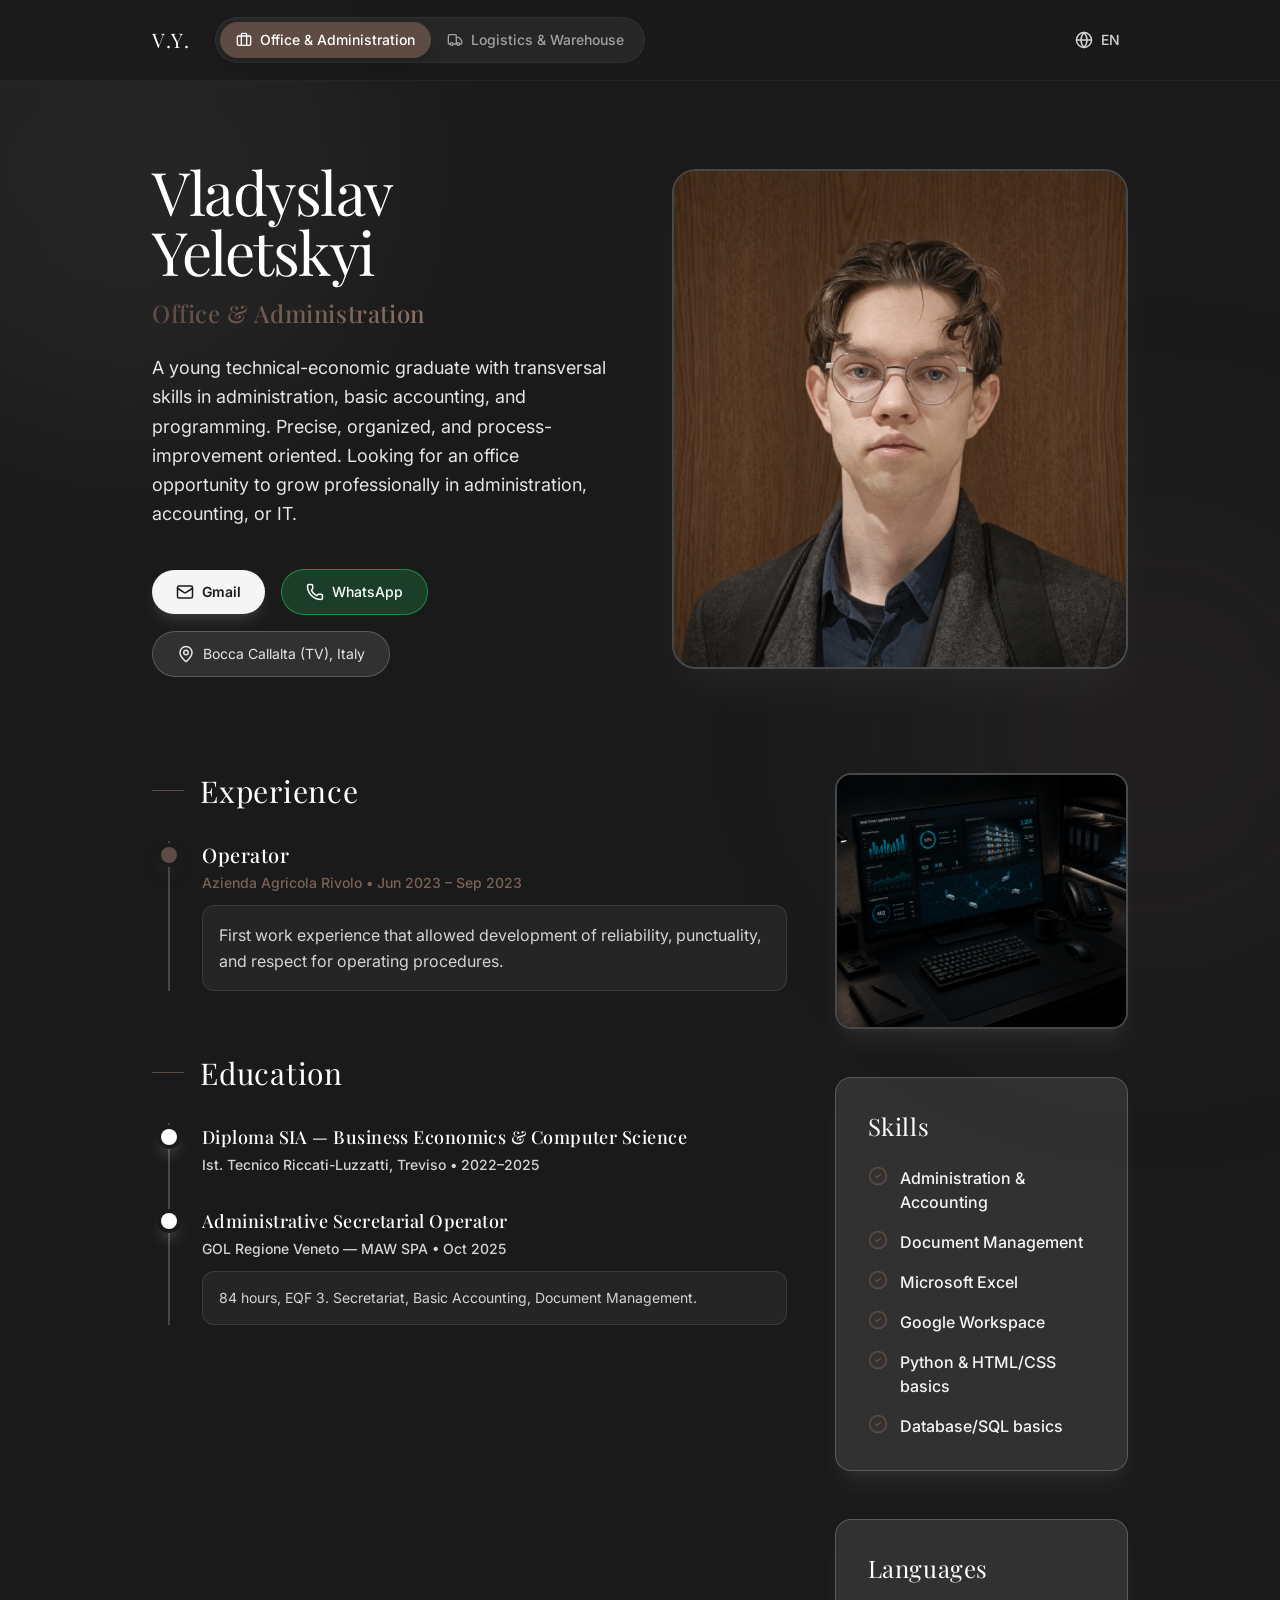
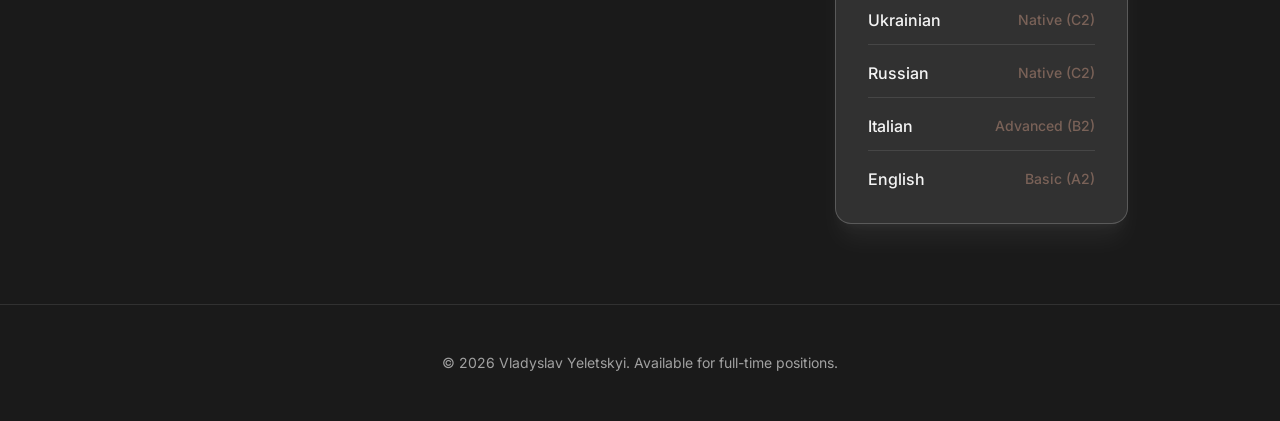
<file: index.html>
<!doctype html>
<html lang="en">
  <head>
    <meta charset="UTF-8" />
    <link rel="icon" type="image/svg+xml" href="/vite.svg" />
    <meta name="viewport" content="width=device-width, initial-scale=1.0" />
    <title>Vladyslav Yeletskyi - Resume</title>
    <link rel="preconnect" href="https://fonts.googleapis.com">
    <link rel="preconnect" href="https://fonts.gstatic.com" crossorigin>
    <link href="https://fonts.googleapis.com/css2?family=Inter:wght@300;400;500;600&family=Playfair+Display:ital,wght@0,400;0,500;0,600;1,400&display=swap" rel="stylesheet">
    <meta name="description" content="Curriculum Vitae — Vladyslav Yeletskyi">
    <meta property="og:title" content="Vladyslav Yeletskyi — CV">
    <meta property="og:description" content="Curriculum Vitae — Vladyslav Yeletskyi">
    <script type="module" crossorigin src="./assets/index-Dpr_YF6i.js"></script>
    <link rel="stylesheet" crossorigin href="./assets/index-CGtMHtj7.css">
  </head>
  <body>
    <div id="root"></div>
  </body>
</html>
</file>
<file: assets/index-CGtMHtj7.css>
/*! tailwindcss v4.3.2 | MIT License | https://tailwindcss.com */
@layer properties{@supports (((-webkit-hyphens:none)) and (not (margin-trim:inline))) or ((-moz-orient:inline) and (not (color:rgb(from red r g b)))){*,:before,:after,::backdrop{--tw-rotate-x:initial;--tw-rotate-y:initial;--tw-rotate-z:initial;--tw-skew-x:initial;--tw-skew-y:initial;--tw-space-y-reverse:0;--tw-border-style:solid;--tw-leading:initial;--tw-font-weight:initial;--tw-tracking:initial;--tw-shadow:0 0 #0000;--tw-shadow-color:initial;--tw-shadow-alpha:100%;--tw-inset-shadow:0 0 #0000;--tw-inset-shadow-color:initial;--tw-inset-shadow-alpha:100%;--tw-ring-color:initial;--tw-ring-shadow:0 0 #0000;--tw-inset-ring-color:initial;--tw-inset-ring-shadow:0 0 #0000;--tw-ring-inset:initial;--tw-ring-offset-width:0px;--tw-ring-offset-color:#fff;--tw-ring-offset-shadow:0 0 #0000;--tw-blur:initial;--tw-brightness:initial;--tw-contrast:initial;--tw-grayscale:initial;--tw-hue-rotate:initial;--tw-invert:initial;--tw-opacity:initial;--tw-saturate:initial;--tw-sepia:initial;--tw-drop-shadow:initial;--tw-drop-shadow-color:initial;--tw-drop-shadow-alpha:100%;--tw-drop-shadow-size:initial;--tw-backdrop-blur:initial;--tw-backdrop-brightness:initial;--tw-backdrop-contrast:initial;--tw-backdrop-grayscale:initial;--tw-backdrop-hue-rotate:initial;--tw-backdrop-invert:initial;--tw-backdrop-opacity:initial;--tw-backdrop-saturate:initial;--tw-backdrop-sepia:initial;--tw-duration:initial;--tw-ease:initial;--tw-scale-x:1;--tw-scale-y:1;--tw-scale-z:1}}}@layer theme{:root,:host{--font-sans:"Inter", -apple-system, BlinkMacSystemFont, "Segoe UI", Roboto, Helvetica, Arial, sans-serif;--font-serif:"Playfair Display", Georgia, Cambria, "Times New Roman", Times, serif;--font-mono:ui-monospace, SFMono-Regular, Menlo, Monaco, Consolas, "Liberation Mono", "Courier New", monospace;--color-neutral-100:oklch(97% 0 0);--color-neutral-200:oklch(92.2% 0 0);--color-neutral-300:oklch(87% 0 0);--color-neutral-400:oklch(70.8% 0 0);--color-white:#fff;--spacing:.25rem;--container-sm:24rem;--container-5xl:64rem;--text-xs:.75rem;--text-xs--line-height:calc(1 / .75);--text-sm:.875rem;--text-sm--line-height:calc(1.25 / .875);--text-lg:1.125rem;--text-lg--line-height:calc(1.75 / 1.125);--text-xl:1.25rem;--text-xl--line-height:calc(1.75 / 1.25);--text-2xl:1.5rem;--text-2xl--line-height:calc(2 / 1.5);--text-3xl:1.875rem;--text-3xl--line-height:calc(2.25 / 1.875);--text-4xl:2.25rem;--text-4xl--line-height:calc(2.5 / 2.25);--text-5xl:3rem;--text-5xl--line-height:1;--text-6xl:3.75rem;--text-6xl--line-height:1;--font-weight-normal:400;--font-weight-medium:500;--font-weight-semibold:600;--tracking-tight:-.025em;--tracking-wide:.025em;--tracking-wider:.05em;--tracking-widest:.1em;--leading-relaxed:1.625;--radius-lg:.5rem;--radius-xl:.75rem;--radius-2xl:1rem;--radius-3xl:1.5rem;--ease-in-out:cubic-bezier(.4, 0, .2, 1);--blur-sm:8px;--blur-md:12px;--default-transition-duration:.15s;--default-transition-timing-function:cubic-bezier(.4, 0, .2, 1);--default-font-family:var(--font-sans);--default-mono-font-family:var(--font-mono);--color-gold-500:#5e4b43;--color-gold-400:#7a6258;--color-midnight-900:#1a1a1a;--color-midnight-800:#262626}}@layer base{*,:after,:before,::backdrop{box-sizing:border-box;border:0 solid;margin:0;padding:0}::file-selector-button{box-sizing:border-box;border:0 solid;margin:0;padding:0}html,:host{-webkit-text-size-adjust:100%;tab-size:4;line-height:1.5;font-family:var(--default-font-family,ui-sans-serif, system-ui, sans-serif, "Apple Color Emoji", "Segoe UI Emoji", "Segoe UI Symbol", "Noto Color Emoji");font-feature-settings:var(--default-font-feature-settings,normal);font-variation-settings:var(--default-font-variation-settings,normal);-webkit-tap-highlight-color:transparent}hr{height:0;color:inherit;border-top-width:1px}abbr:where([title]){-webkit-text-decoration:underline dotted;text-decoration:underline dotted}h1,h2,h3,h4,h5,h6{font-size:inherit;font-weight:inherit}a{color:inherit;-webkit-text-decoration:inherit;-webkit-text-decoration:inherit;-webkit-text-decoration:inherit;-webkit-text-decoration:inherit;text-decoration:inherit}b,strong{font-weight:bolder}code,kbd,samp,pre{font-family:var(--default-mono-font-family,ui-monospace, SFMono-Regular, Menlo, Monaco, Consolas, "Liberation Mono", "Courier New", monospace);font-feature-settings:var(--default-mono-font-feature-settings,normal);font-variation-settings:var(--default-mono-font-variation-settings,normal);font-size:1em}small{font-size:80%}sub,sup{vertical-align:baseline;font-size:75%;line-height:0;position:relative}sub{bottom:-.25em}sup{top:-.5em}table{text-indent:0;border-color:inherit;border-collapse:collapse}:-moz-focusring{outline:auto}progress{vertical-align:baseline}summary{display:list-item}ol,ul,menu{list-style:none}img,svg,video,canvas,audio,iframe,embed,object{vertical-align:middle;display:block}img,video{max-width:100%;height:auto}button,input,select,optgroup,textarea{font:inherit;font-feature-settings:inherit;font-variation-settings:inherit;letter-spacing:inherit;color:inherit;opacity:1;background-color:#0000;border-radius:0}::file-selector-button{font:inherit;font-feature-settings:inherit;font-variation-settings:inherit;letter-spacing:inherit;color:inherit;opacity:1;background-color:#0000;border-radius:0}:where(select:is([multiple],[size])) optgroup{font-weight:bolder}:where(select:is([multiple],[size])) optgroup option{padding-inline-start:20px}::file-selector-button{margin-inline-end:4px}::placeholder{opacity:1}@supports (not ((-webkit-appearance:-apple-pay-button))) or (contain-intrinsic-size:1px){::placeholder{color:currentColor}@supports (color:color-mix(in lab, red, red)){::placeholder{color:color-mix(in oklab, currentcolor 50%, transparent)}}}textarea{resize:vertical}::-webkit-search-decoration{-webkit-appearance:none}::-webkit-date-and-time-value{min-height:1lh;text-align:inherit}::-webkit-datetime-edit{display:inline-flex}::-webkit-datetime-edit-fields-wrapper{padding:0}::-webkit-datetime-edit{padding-block:0}::-webkit-datetime-edit-year-field{padding-block:0}::-webkit-datetime-edit-month-field{padding-block:0}::-webkit-datetime-edit-day-field{padding-block:0}::-webkit-datetime-edit-hour-field{padding-block:0}::-webkit-datetime-edit-minute-field{padding-block:0}::-webkit-datetime-edit-second-field{padding-block:0}::-webkit-datetime-edit-millisecond-field{padding-block:0}::-webkit-datetime-edit-meridiem-field{padding-block:0}::-webkit-calendar-picker-indicator{line-height:1}:-moz-ui-invalid{box-shadow:none}button,input:where([type=button],[type=reset],[type=submit]){appearance:button}::file-selector-button{appearance:button}::-webkit-inner-spin-button{height:auto}::-webkit-outer-spin-button{height:auto}[hidden]:where(:not([hidden=until-found])){display:none!important}body{background-color:var(--color-midnight-900);font-family:var(--font-sans);color:var(--color-neutral-200);-webkit-font-smoothing:antialiased;-moz-osx-font-smoothing:grayscale}h1,h2,h3,h4,h5,h6{font-family:var(--font-serif);--tw-font-weight:var(--font-weight-normal);font-weight:var(--font-weight-normal);--tw-tracking:var(--tracking-wide);letter-spacing:var(--tracking-wide);color:var(--color-gold-500)}}@layer components;@layer utilities{.pointer-events-none{pointer-events:none}.invisible{visibility:hidden}.visible{visibility:visible}.absolute{position:absolute}.fixed{position:fixed}.relative{position:relative}.sticky{position:sticky}.inset-0{inset:0}.top-0{top:0}.top-1\.5{top:calc(var(--spacing) * 1.5)}.top-\[-10\%\]{top:-10%}.top-full{top:100%}.right-0{right:0}.right-\[-10\%\]{right:-10%}.bottom-\[-10\%\]{bottom:-10%}.-left-\[41px\]{left:-41px}.left-\[-10\%\]{left:-10%}.z-10{z-index:10}.z-50{z-index:50}.order-1{order:1}.order-2{order:2}.mx-auto{margin-inline:auto}.mt-1{margin-top:var(--spacing)}.mt-2{margin-top:calc(var(--spacing) * 2)}.mt-3{margin-top:calc(var(--spacing) * 3)}.mb-1{margin-bottom:var(--spacing)}.mb-3{margin-bottom:calc(var(--spacing) * 3)}.mb-4{margin-bottom:calc(var(--spacing) * 4)}.ml-4{margin-left:calc(var(--spacing) * 4)}.flex{display:flex}.grid{display:grid}.hidden{display:none}.inline{display:inline}.aspect-\[4\/5\]{aspect-ratio:4/5}.aspect-\[16\/10\]{aspect-ratio:16/10}.h-4{height:calc(var(--spacing) * 4)}.h-14{height:calc(var(--spacing) * 14)}.h-20{height:calc(var(--spacing) * 20)}.h-\[40vw\]{height:40vw}.h-full{height:100%}.h-px{height:1px}.min-h-screen{min-height:100vh}.w-4{width:calc(var(--spacing) * 4)}.w-8{width:calc(var(--spacing) * 8)}.w-32{width:calc(var(--spacing) * 32)}.w-\[40vw\]{width:40vw}.w-full{width:100%}.max-w-5xl{max-width:var(--container-5xl)}.max-w-sm{max-width:var(--container-sm)}.flex-1{flex:1}.shrink-0{flex-shrink:0}.grow{flex-grow:1}.transform{transform:var(--tw-rotate-x,) var(--tw-rotate-y,) var(--tw-rotate-z,) var(--tw-skew-x,) var(--tw-skew-y,)}.resize{resize:both}.grid-cols-1{grid-template-columns:repeat(1,minmax(0,1fr))}.flex-col{flex-direction:column}.flex-wrap{flex-wrap:wrap}.items-center{align-items:center}.items-start{align-items:flex-start}.justify-between{justify-content:space-between}.justify-center{justify-content:center}.gap-2{gap:calc(var(--spacing) * 2)}.gap-3{gap:calc(var(--spacing) * 3)}.gap-4{gap:calc(var(--spacing) * 4)}.gap-6{gap:calc(var(--spacing) * 6)}.gap-12{gap:calc(var(--spacing) * 12)}:where(.space-y-4>:not(:last-child)){--tw-space-y-reverse:0;margin-block-start:calc(calc(var(--spacing) * 4) * var(--tw-space-y-reverse));margin-block-end:calc(calc(var(--spacing) * 4) * calc(1 - var(--tw-space-y-reverse)))}:where(.space-y-6>:not(:last-child)){--tw-space-y-reverse:0;margin-block-start:calc(calc(var(--spacing) * 6) * var(--tw-space-y-reverse));margin-block-end:calc(calc(var(--spacing) * 6) * calc(1 - var(--tw-space-y-reverse)))}:where(.space-y-8>:not(:last-child)){--tw-space-y-reverse:0;margin-block-start:calc(calc(var(--spacing) * 8) * var(--tw-space-y-reverse));margin-block-end:calc(calc(var(--spacing) * 8) * calc(1 - var(--tw-space-y-reverse)))}:where(.space-y-12>:not(:last-child)){--tw-space-y-reverse:0;margin-block-start:calc(calc(var(--spacing) * 12) * var(--tw-space-y-reverse));margin-block-end:calc(calc(var(--spacing) * 12) * calc(1 - var(--tw-space-y-reverse)))}:where(.space-y-16>:not(:last-child)){--tw-space-y-reverse:0;margin-block-start:calc(calc(var(--spacing) * 16) * var(--tw-space-y-reverse));margin-block-end:calc(calc(var(--spacing) * 16) * calc(1 - var(--tw-space-y-reverse)))}:where(.space-y-24>:not(:last-child)){--tw-space-y-reverse:0;margin-block-start:calc(calc(var(--spacing) * 24) * var(--tw-space-y-reverse));margin-block-end:calc(calc(var(--spacing) * 24) * calc(1 - var(--tw-space-y-reverse)))}.truncate{text-overflow:ellipsis;white-space:nowrap;overflow:hidden}.overflow-hidden{overflow:hidden}.rounded-2xl{border-radius:var(--radius-2xl)}.rounded-3xl{border-radius:var(--radius-3xl)}.rounded-full{border-radius:3.40282e38px}.rounded-lg{border-radius:var(--radius-lg)}.rounded-xl{border-radius:var(--radius-xl)}.border{border-style:var(--tw-border-style);border-width:1px}.border-2{border-style:var(--tw-border-style);border-width:2px}.border-t{border-top-style:var(--tw-border-style);border-top-width:1px}.border-b{border-bottom-style:var(--tw-border-style);border-bottom-width:1px}.border-l-2{border-left-style:var(--tw-border-style);border-left-width:2px}.border-\[\#25D366\]\/50{border-color:oklab(76.0953% -.174012 .10152/.5)}.border-white\/5{border-color:#ffffff0d}@supports (color:color-mix(in lab, red, red)){.border-white\/5{border-color:color-mix(in oklab, var(--color-white) 5%, transparent)}}.border-white\/10{border-color:#ffffff1a}@supports (color:color-mix(in lab, red, red)){.border-white\/10{border-color:color-mix(in oklab, var(--color-white) 10%, transparent)}}.border-white\/20{border-color:#fff3}@supports (color:color-mix(in lab, red, red)){.border-white\/20{border-color:color-mix(in oklab, var(--color-white) 20%, transparent)}}.bg-\[\#25D366\]\/20{background-color:oklab(76.0953% -.174012 .10152/.2)}.bg-gold-500{background-color:var(--color-gold-500)}.bg-gold-500\/10{background-color:#5e4b431a}@supports (color:color-mix(in lab, red, red)){.bg-gold-500\/10{background-color:color-mix(in oklab, var(--color-gold-500) 10%, transparent)}}.bg-midnight-800{background-color:var(--color-midnight-800)}.bg-midnight-900{background-color:var(--color-midnight-900)}.bg-midnight-900\/10{background-color:#1a1a1a1a}@supports (color:color-mix(in lab, red, red)){.bg-midnight-900\/10{background-color:color-mix(in oklab, var(--color-midnight-900) 10%, transparent)}}.bg-midnight-900\/80{background-color:#1a1a1acc}@supports (color:color-mix(in lab, red, red)){.bg-midnight-900\/80{background-color:color-mix(in oklab, var(--color-midnight-900) 80%, transparent)}}.bg-neutral-100{background-color:var(--color-neutral-100)}.bg-white{background-color:var(--color-white)}.bg-white\/5{background-color:#ffffff0d}@supports (color:color-mix(in lab, red, red)){.bg-white\/5{background-color:color-mix(in oklab, var(--color-white) 5%, transparent)}}.bg-white\/10{background-color:#ffffff1a}@supports (color:color-mix(in lab, red, red)){.bg-white\/10{background-color:color-mix(in oklab, var(--color-white) 10%, transparent)}}.object-cover{object-fit:cover}.object-top{object-position:top}.p-1{padding:var(--spacing)}.p-2{padding:calc(var(--spacing) * 2)}.p-4{padding:calc(var(--spacing) * 4)}.p-5{padding:calc(var(--spacing) * 5)}.p-8{padding:calc(var(--spacing) * 8)}.px-4{padding-inline:calc(var(--spacing) * 4)}.px-6{padding-inline:calc(var(--spacing) * 6)}.py-2{padding-block:calc(var(--spacing) * 2)}.py-3{padding-block:calc(var(--spacing) * 3)}.py-12{padding-block:calc(var(--spacing) * 12)}.pt-4{padding-top:calc(var(--spacing) * 4)}.pb-3{padding-bottom:calc(var(--spacing) * 3)}.pl-8{padding-left:calc(var(--spacing) * 8)}.text-center{text-align:center}.text-left{text-align:left}.font-serif{font-family:var(--font-serif)}.text-2xl{font-size:var(--text-2xl);line-height:var(--tw-leading,var(--text-2xl--line-height))}.text-3xl{font-size:var(--text-3xl);line-height:var(--tw-leading,var(--text-3xl--line-height))}.text-4xl{font-size:var(--text-4xl);line-height:var(--tw-leading,var(--text-4xl--line-height))}.text-lg{font-size:var(--text-lg);line-height:var(--tw-leading,var(--text-lg--line-height))}.text-sm{font-size:var(--text-sm);line-height:var(--tw-leading,var(--text-sm--line-height))}.text-xl{font-size:var(--text-xl);line-height:var(--tw-leading,var(--text-xl--line-height))}.text-xs{font-size:var(--text-xs);line-height:var(--tw-leading,var(--text-xs--line-height))}.leading-relaxed{--tw-leading:var(--leading-relaxed);line-height:var(--leading-relaxed)}.font-medium{--tw-font-weight:var(--font-weight-medium);font-weight:var(--font-weight-medium)}.font-semibold{--tw-font-weight:var(--font-weight-semibold);font-weight:var(--font-weight-semibold)}.tracking-tight{--tw-tracking:var(--tracking-tight);letter-spacing:var(--tracking-tight)}.tracking-wide{--tw-tracking:var(--tracking-wide);letter-spacing:var(--tracking-wide)}.tracking-wider{--tw-tracking:var(--tracking-wider);letter-spacing:var(--tracking-wider)}.tracking-widest{--tw-tracking:var(--tracking-widest);letter-spacing:var(--tracking-widest)}.text-gold-400{color:var(--color-gold-400)}.text-gold-500{color:var(--color-gold-500)}.text-midnight-900{color:var(--color-midnight-900)}.text-neutral-100{color:var(--color-neutral-100)}.text-neutral-200{color:var(--color-neutral-200)}.text-neutral-300{color:var(--color-neutral-300)}.text-neutral-400{color:var(--color-neutral-400)}.text-white{color:var(--color-white)}.uppercase{text-transform:uppercase}.opacity-0{opacity:0}.mix-blend-overlay{mix-blend-mode:overlay}.shadow-2xl{--tw-shadow:0 25px 50px -12px var(--tw-shadow-color,#00000040);box-shadow:var(--tw-inset-shadow), var(--tw-inset-ring-shadow), var(--tw-ring-offset-shadow), var(--tw-ring-shadow), var(--tw-shadow)}.shadow-lg{--tw-shadow:0 10px 15px -3px var(--tw-shadow-color,#0000001a), 0 4px 6px -4px var(--tw-shadow-color,#0000001a);box-shadow:var(--tw-inset-shadow), var(--tw-inset-ring-shadow), var(--tw-ring-offset-shadow), var(--tw-ring-shadow), var(--tw-shadow)}.shadow-xl{--tw-shadow:0 20px 25px -5px var(--tw-shadow-color,#0000001a), 0 8px 10px -6px var(--tw-shadow-color,#0000001a);box-shadow:var(--tw-inset-shadow), var(--tw-inset-ring-shadow), var(--tw-ring-offset-shadow), var(--tw-ring-shadow), var(--tw-shadow)}.ring-4{--tw-ring-shadow:var(--tw-ring-inset,) 0 0 0 calc(4px + var(--tw-ring-offset-width)) var(--tw-ring-color,currentcolor);box-shadow:var(--tw-inset-shadow), var(--tw-inset-ring-shadow), var(--tw-ring-offset-shadow), var(--tw-ring-shadow), var(--tw-shadow)}.shadow-gold-500\/50{--tw-shadow-color:#5e4b4380}@supports (color:color-mix(in lab, red, red)){.shadow-gold-500\/50{--tw-shadow-color:color-mix(in oklab, color-mix(in oklab, var(--color-gold-500) 50%, transparent) var(--tw-shadow-alpha), transparent)}}.shadow-white\/5{--tw-shadow-color:#ffffff0d}@supports (color:color-mix(in lab, red, red)){.shadow-white\/5{--tw-shadow-color:color-mix(in oklab, color-mix(in oklab, var(--color-white) 5%, transparent) var(--tw-shadow-alpha), transparent)}}.shadow-white\/10{--tw-shadow-color:#ffffff1a}@supports (color:color-mix(in lab, red, red)){.shadow-white\/10{--tw-shadow-color:color-mix(in oklab, color-mix(in oklab, var(--color-white) 10%, transparent) var(--tw-shadow-alpha), transparent)}}.shadow-white\/50{--tw-shadow-color:#ffffff80}@supports (color:color-mix(in lab, red, red)){.shadow-white\/50{--tw-shadow-color:color-mix(in oklab, color-mix(in oklab, var(--color-white) 50%, transparent) var(--tw-shadow-alpha), transparent)}}.ring-midnight-900{--tw-ring-color:var(--color-midnight-900)}.blur-\[100px\]{--tw-blur:blur(100px);filter:var(--tw-blur,) var(--tw-brightness,) var(--tw-contrast,) var(--tw-grayscale,) var(--tw-hue-rotate,) var(--tw-invert,) var(--tw-saturate,) var(--tw-sepia,) var(--tw-drop-shadow,)}.backdrop-blur-md{--tw-backdrop-blur:blur(var(--blur-md));-webkit-backdrop-filter:var(--tw-backdrop-blur,) var(--tw-backdrop-brightness,) var(--tw-backdrop-contrast,) var(--tw-backdrop-grayscale,) var(--tw-backdrop-hue-rotate,) var(--tw-backdrop-invert,) var(--tw-backdrop-opacity,) var(--tw-backdrop-saturate,) var(--tw-backdrop-sepia,);backdrop-filter:var(--tw-backdrop-blur,) var(--tw-backdrop-brightness,) var(--tw-backdrop-contrast,) var(--tw-backdrop-grayscale,) var(--tw-backdrop-hue-rotate,) var(--tw-backdrop-invert,) var(--tw-backdrop-opacity,) var(--tw-backdrop-saturate,) var(--tw-backdrop-sepia,)}.backdrop-blur-sm{--tw-backdrop-blur:blur(var(--blur-sm));-webkit-backdrop-filter:var(--tw-backdrop-blur,) var(--tw-backdrop-brightness,) var(--tw-backdrop-contrast,) var(--tw-backdrop-grayscale,) var(--tw-backdrop-hue-rotate,) var(--tw-backdrop-invert,) var(--tw-backdrop-opacity,) var(--tw-backdrop-saturate,) var(--tw-backdrop-sepia,);backdrop-filter:var(--tw-backdrop-blur,) var(--tw-backdrop-brightness,) var(--tw-backdrop-contrast,) var(--tw-backdrop-grayscale,) var(--tw-backdrop-hue-rotate,) var(--tw-backdrop-invert,) var(--tw-backdrop-opacity,) var(--tw-backdrop-saturate,) var(--tw-backdrop-sepia,)}.transition{transition-property:color,background-color,border-color,outline-color,text-decoration-color,fill,stroke,--tw-gradient-from,--tw-gradient-via,--tw-gradient-to,opacity,box-shadow,transform,translate,scale,rotate,filter,-webkit-backdrop-filter,backdrop-filter,display,content-visibility,overlay,pointer-events;transition-timing-function:var(--tw-ease,var(--default-transition-timing-function));transition-duration:var(--tw-duration,var(--default-transition-duration))}.transition-all{transition-property:all;transition-timing-function:var(--tw-ease,var(--default-transition-timing-function));transition-duration:var(--tw-duration,var(--default-transition-duration))}.transition-colors{transition-property:color,background-color,border-color,outline-color,text-decoration-color,fill,stroke,--tw-gradient-from,--tw-gradient-via,--tw-gradient-to;transition-timing-function:var(--tw-ease,var(--default-transition-timing-function));transition-duration:var(--tw-duration,var(--default-transition-duration))}.transition-opacity{transition-property:opacity;transition-timing-function:var(--tw-ease,var(--default-transition-timing-function));transition-duration:var(--tw-duration,var(--default-transition-duration))}.transition-transform{transition-property:transform,translate,scale,rotate;transition-timing-function:var(--tw-ease,var(--default-transition-timing-function));transition-duration:var(--tw-duration,var(--default-transition-duration))}.duration-700{--tw-duration:.7s;transition-duration:.7s}.ease-in-out{--tw-ease:var(--ease-in-out);transition-timing-function:var(--ease-in-out)}@media (hover:hover){.group-hover\:visible:is(:where(.group):hover *){visibility:visible}.group-hover\:scale-105:is(:where(.group):hover *){--tw-scale-x:105%;--tw-scale-y:105%;--tw-scale-z:105%;scale:var(--tw-scale-x) var(--tw-scale-y)}.group-hover\:opacity-0:is(:where(.group):hover *){opacity:0}.group-hover\:opacity-100:is(:where(.group):hover *){opacity:1}}.selection\:bg-gold-500\/30 ::selection{background-color:#5e4b434d}@supports (color:color-mix(in lab, red, red)){.selection\:bg-gold-500\/30 ::selection{background-color:color-mix(in oklab, var(--color-gold-500) 30%, transparent)}}.selection\:bg-gold-500\/30::selection{background-color:#5e4b434d}@supports (color:color-mix(in lab, red, red)){.selection\:bg-gold-500\/30::selection{background-color:color-mix(in oklab, var(--color-gold-500) 30%, transparent)}}.selection\:text-white ::selection{color:var(--color-white)}.selection\:text-white::selection{color:var(--color-white)}.last\:border-0:last-child{border-style:var(--tw-border-style);border-width:0}.last\:pb-0:last-child{padding-bottom:0}@media (hover:hover){.hover\:scale-105:hover{--tw-scale-x:105%;--tw-scale-y:105%;--tw-scale-z:105%;scale:var(--tw-scale-x) var(--tw-scale-y)}.hover\:bg-\[\#25D366\]\/30:hover{background-color:oklab(76.0953% -.174012 .10152/.3)}.hover\:bg-white:hover{background-color:var(--color-white)}.hover\:bg-white\/5:hover{background-color:#ffffff0d}@supports (color:color-mix(in lab, red, red)){.hover\:bg-white\/5:hover{background-color:color-mix(in oklab, var(--color-white) 5%, transparent)}}.hover\:text-white:hover{color:var(--color-white)}}@media (width>=40rem){.sm\:w-auto{width:auto}.sm\:flex-row{flex-direction:row}}@media (width>=48rem){.md\:order-1{order:1}.md\:order-2{order:2}.md\:col-span-2{grid-column:span 2/span 2}.md\:flex{display:flex}.md\:hidden{display:none}.md\:h-64{height:calc(var(--spacing) * 64)}.md\:h-\[500px\]{height:500px}.md\:max-w-full{max-width:100%}.md\:grid-cols-2{grid-template-columns:repeat(2,minmax(0,1fr))}.md\:grid-cols-3{grid-template-columns:repeat(3,minmax(0,1fr))}.md\:justify-start{justify-content:flex-start}.md\:py-20{padding-block:calc(var(--spacing) * 20)}.md\:text-left{text-align:left}.md\:text-2xl{font-size:var(--text-2xl);line-height:var(--tw-leading,var(--text-2xl--line-height))}.md\:text-5xl{font-size:var(--text-5xl);line-height:var(--tw-leading,var(--text-5xl--line-height))}}@media (width>=64rem){.lg\:gap-16{gap:calc(var(--spacing) * 16)}.lg\:text-6xl{font-size:var(--text-6xl);line-height:var(--tw-leading,var(--text-6xl--line-height))}}}::-webkit-scrollbar{width:8px}::-webkit-scrollbar-track{background:#1a1a1a}::-webkit-scrollbar-thumb{background:#5e4b43;border-radius:4px}::-webkit-scrollbar-thumb:hover{background:#7a6258}.gradient-text{-webkit-text-fill-color:transparent;background:linear-gradient(90deg,#5e4b43,#a68a78);-webkit-background-clip:text}@property --tw-rotate-x{syntax:"*";inherits:false}@property --tw-rotate-y{syntax:"*";inherits:false}@property --tw-rotate-z{syntax:"*";inherits:false}@property --tw-skew-x{syntax:"*";inherits:false}@property --tw-skew-y{syntax:"*";inherits:false}@property --tw-space-y-reverse{syntax:"*";inherits:false;initial-value:0}@property --tw-border-style{syntax:"*";inherits:false;initial-value:solid}@property --tw-leading{syntax:"*";inherits:false}@property --tw-font-weight{syntax:"*";inherits:false}@property --tw-tracking{syntax:"*";inherits:false}@property --tw-shadow{syntax:"*";inherits:false;initial-value:0 0 #0000}@property --tw-shadow-color{syntax:"*";inherits:false}@property --tw-shadow-alpha{syntax:"<percentage>";inherits:false;initial-value:100%}@property --tw-inset-shadow{syntax:"*";inherits:false;initial-value:0 0 #0000}@property --tw-inset-shadow-color{syntax:"*";inherits:false}@property --tw-inset-shadow-alpha{syntax:"<percentage>";inherits:false;initial-value:100%}@property --tw-ring-color{syntax:"*";inherits:false}@property --tw-ring-shadow{syntax:"*";inherits:false;initial-value:0 0 #0000}@property --tw-inset-ring-color{syntax:"*";inherits:false}@property --tw-inset-ring-shadow{syntax:"*";inherits:false;initial-value:0 0 #0000}@property --tw-ring-inset{syntax:"*";inherits:false}@property --tw-ring-offset-width{syntax:"<length>";inherits:false;initial-value:0}@property --tw-ring-offset-color{syntax:"*";inherits:false;initial-value:#fff}@property --tw-ring-offset-shadow{syntax:"*";inherits:false;initial-value:0 0 #0000}@property --tw-blur{syntax:"*";inherits:false}@property --tw-brightness{syntax:"*";inherits:false}@property --tw-contrast{syntax:"*";inherits:false}@property --tw-grayscale{syntax:"*";inherits:false}@property --tw-hue-rotate{syntax:"*";inherits:false}@property --tw-invert{syntax:"*";inherits:false}@property --tw-opacity{syntax:"*";inherits:false}@property --tw-saturate{syntax:"*";inherits:false}@property --tw-sepia{syntax:"*";inherits:false}@property --tw-drop-shadow{syntax:"*";inherits:false}@property --tw-drop-shadow-color{syntax:"*";inherits:false}@property --tw-drop-shadow-alpha{syntax:"<percentage>";inherits:false;initial-value:100%}@property --tw-drop-shadow-size{syntax:"*";inherits:false}@property --tw-backdrop-blur{syntax:"*";inherits:false}@property --tw-backdrop-brightness{syntax:"*";inherits:false}@property --tw-backdrop-contrast{syntax:"*";inherits:false}@property --tw-backdrop-grayscale{syntax:"*";inherits:false}@property --tw-backdrop-hue-rotate{syntax:"*";inherits:false}@property --tw-backdrop-invert{syntax:"*";inherits:false}@property --tw-backdrop-opacity{syntax:"*";inherits:false}@property --tw-backdrop-saturate{syntax:"*";inherits:false}@property --tw-backdrop-sepia{syntax:"*";inherits:false}@property --tw-duration{syntax:"*";inherits:false}@property --tw-ease{syntax:"*";inherits:false}@property --tw-scale-x{syntax:"*";inherits:false;initial-value:1}@property --tw-scale-y{syntax:"*";inherits:false;initial-value:1}@property --tw-scale-z{syntax:"*";inherits:false;initial-value:1}
</file>
